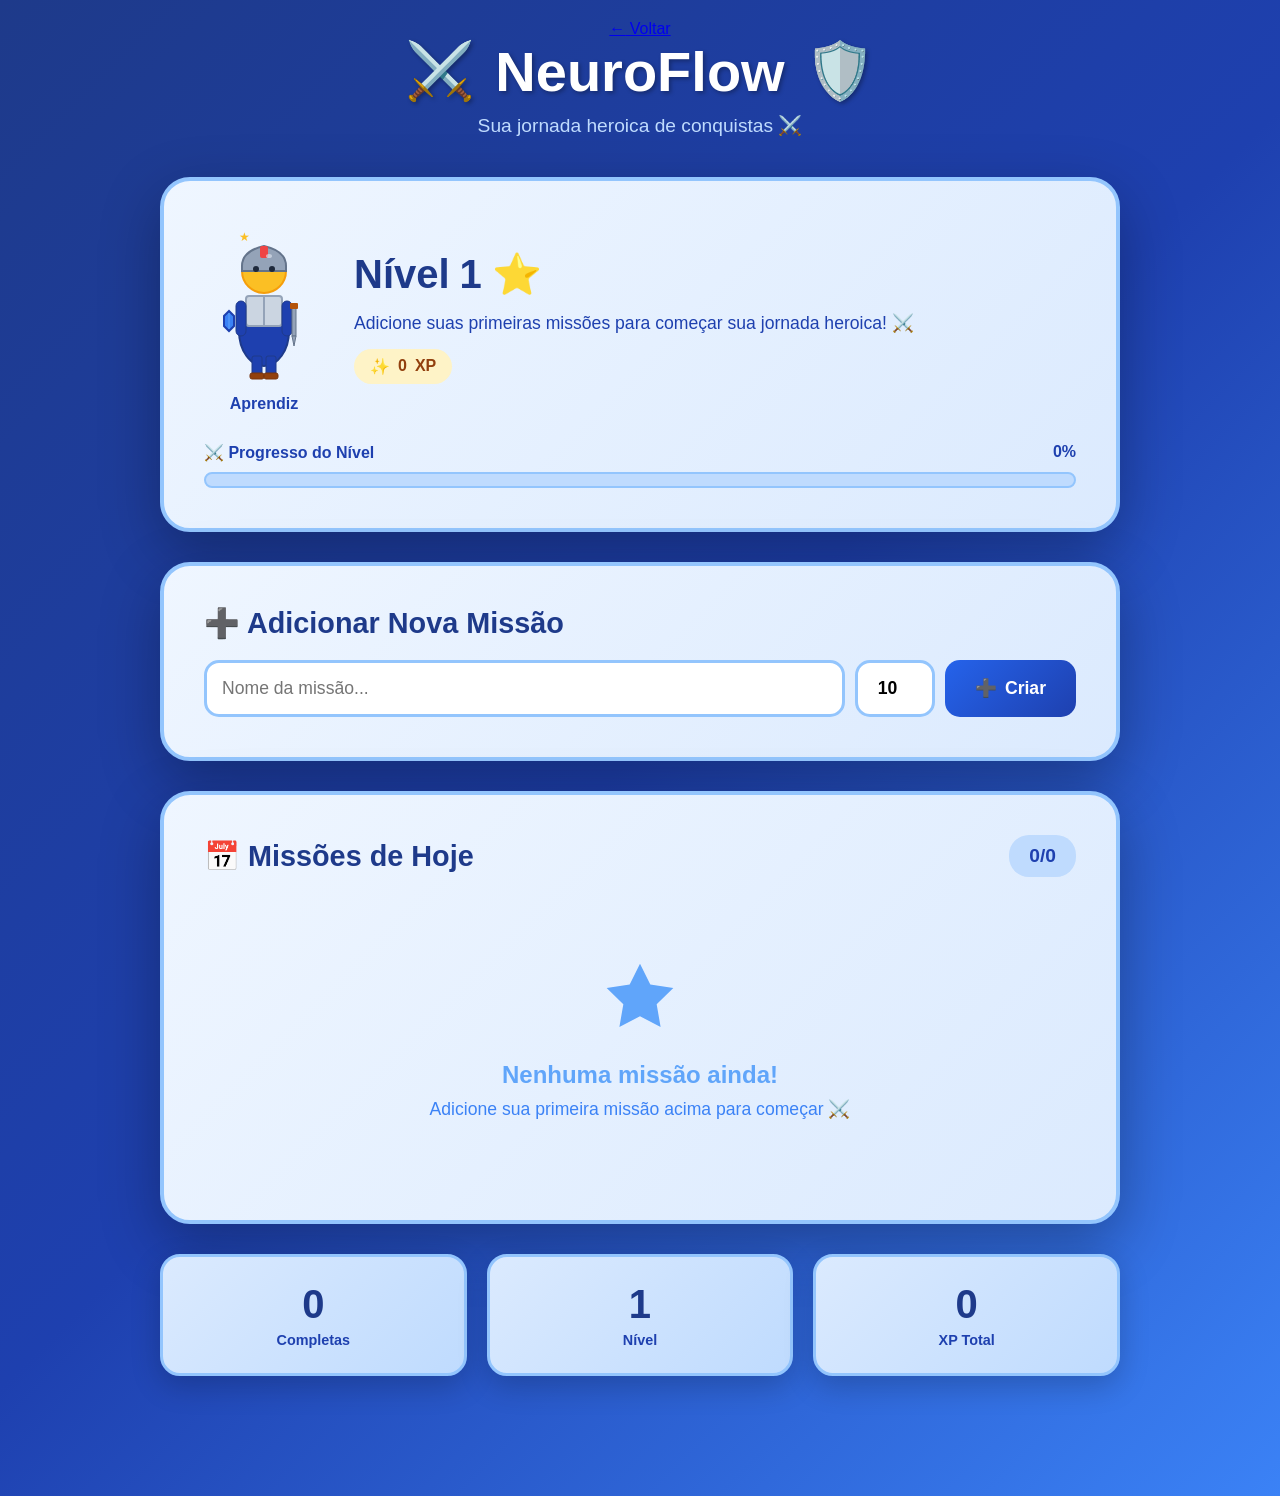
<file: neuro.html>
<!DOCTYPE html>
<html lang="pt-BR">
<head>
    <meta charset="UTF-8">
    <meta name="viewport" content="width=device-width, initial-scale=1.0">
    <title>NeuroFlow - Agenda Gamificada</title>
    <link rel="stylesheet" href="styles.css">
</head>
<body>
    
    <div class="container">
        <div class="header">
            <a href="index.html" class="back-button" title="Voltar">
                <span>←</span> Voltar
            </a>
            <h1>
                <span>⚔️</span>
                NeuroFlow
                <span>🛡️</span>
            </h1>
            <p>Sua jornada heroica de conquistas ⚔️</p>
        </div>
 
        <!-- Tela Home -->
        <div id="homeScreen" class="screen active">
            <!-- Character Card -->
            <div class="card">
                <div class="character-section">
                    <div class="character-container">
                        <svg id="characterSvg" width="120" height="160" viewBox="0 0 120 160">
                            <ellipse cx="60" cy="110" rx="25" ry="35" fill="#1e40af" stroke="#1e3a8a" stroke-width="2"/>
                            <circle cx="60" cy="50" r="22" fill="#fbbf24" stroke="#f59e0b" stroke-width="2"/>
                            <path d="M 38 45 Q 38 30 60 25 Q 82 30 82 45 L 82 50 L 38 50 Z" fill="#94a3b8" stroke="#64748b" stroke-width="2"/>
                            <rect x="56" y="25" width="8" height="12" fill="#ef4444" rx="2"/>
                            <circle cx="52" cy="48" r="3" fill="#1e293b"/>
                            <circle cx="68" cy="48" r="3" fill="#1e293b"/>
                            <rect x="42" y="75" width="36" height="30" fill="#cbd5e1" stroke="#94a3b8" stroke-width="2" rx="3"/>
                            <line x1="60" y1="75" x2="60" y2="105" stroke="#94a3b8" stroke-width="2"/>
                            <rect x="32" y="80" width="10" height="35" fill="#1e40af" stroke="#1e3a8a" stroke-width="1" rx="5"/>
                            <rect x="78" y="80" width="10" height="35" fill="#1e40af" stroke="#1e3a8a" stroke-width="1" rx="5"/>
                            <path d="M 25 90 L 20 95 L 20 105 L 25 110 L 30 105 L 30 95 Z" fill="#3b82f6" stroke="#1e40af" stroke-width="2"/>
                            <line x1="25" y1="92" x2="25" y2="108" stroke="#60a5fa" stroke-width="1"/>
                            <rect x="88" y="85" width="4" height="30" fill="#94a3b8" stroke="#64748b" stroke-width="1"/>
                            <rect x="86" y="82" width="8" height="6" fill="#b45309" rx="1"/>
                            <path d="M 88 115 L 90 125 L 92 115 Z" fill="#94a3b8" stroke="#64748b" stroke-width="1"/>
                            <rect x="48" y="135" width="10" height="20" fill="#1e40af" stroke="#1e3a8a" stroke-width="1" rx="2"/>
                            <rect x="62" y="135" width="10" height="20" fill="#1e40af" stroke="#1e3a8a" stroke-width="1" rx="2"/>
                            <rect x="46" y="152" width="14" height="6" fill="#92400e" stroke="#78350f" stroke-width="1" rx="2"/>
                            <rect x="60" y="152" width="14" height="6" fill="#92400e" stroke="#78350f" stroke-width="1" rx="2"/>
                            <ellipse cx="65" cy="35" rx="3" ry="2" fill="#e2e8f0" opacity="0.6"/>
                            <g id="characterStars"></g>
                        </svg>
                        <p id="characterClass" style="text-align: center; font-weight: bold; color: #1e40af; margin-top: 10px;">Aprendiz</p>
                    </div>
                    <div class="character-info">
                        <h2>
                            Nível <span id="characterLevel">1</span>
                            <span style="color: #eab308;">⭐</span>
                        </h2>
                        <p id="characterMessage">Adicione suas primeiras missões para começar sua jornada heroica! ⚔️</p>
                        <div class="xp-badge">
                            <span>✨</span>
                            <span id="totalXP">0</span> XP
                        </div>
                    </div>
                </div>
 
                <div class="progress-section">
                    <div class="progress-header">
                        <span>⚔️ Progresso do Nível</span>
                        <span id="levelProgress">0%</span>
                    </div>
                    <div class="progress-bar">
                        <div id="levelProgressBar" class="progress-fill" style="width: 0%"></div>
                    </div>
                </div>
            </div>
 
            <!-- Add Task Card -->
            <div class="card">
                <div class="add-task-section">
                    <h3>➕ Adicionar Nova Missão</h3>
                    <div class="task-input-group">
                        <input type="text" id="taskInput" class="task-input" placeholder="Nome da missão..." />
                        <input type="number" id="pointsInput" class="points-input" value="10" min="1" />
                        <button class="btn-primary" onclick="addTask()">
                            <span>➕</span>
                            Criar
                        </button>
                    </div>
                </div>
            </div>
 
            <!-- Missions Card -->
            <div class="card">
                <div class="missions-header">
                    <h3>📅 Missões de Hoje</h3>
                    <div class="missions-count">
                        <span id="completedCount">0</span>/<span id="totalCount">0</span>
                    </div>
                </div>
 
                <div id="taskProgressBar" class="progress-bar" style="margin-bottom: 20px; display: none;">
                    <div id="taskProgressFill" class="progress-fill" style="width: 0%; background: linear-gradient(90deg, #4ade80 0%, #22c55e 100%);"></div>
                </div>
 
                <div id="taskList" class="task-list">
                    <div class="empty-state">
                        <svg width="80" height="80" fill="#60a5fa" viewBox="0 0 24 24">
                            <path d="M12 2L15.09 8.26L22 9.27L17 14.14L18.18 21.02L12 17.77L5.82 21.02L7 14.14L2 9.27L8.91 8.26L12 2Z"/>
                        </svg>
                        <h4>Nenhuma missão ainda!</h4>
                        <p>Adicione sua primeira missão acima para começar ⚔️</p>
                    </div>
                </div>
            </div>
 
            <!-- Stats -->
            <div class="stats-grid">
                <div class="stat-card">
                    <div class="stat-value" id="statCompleted">0</div>
                    <div class="stat-label">Completas</div>
                </div>
                <div class="stat-card">
                    <div class="stat-value" id="statLevel">1</div>
                    <div class="stat-label">Nível</div>
                </div>
                <div class="stat-card">
                    <div class="stat-value" id="statXP">0</div>
                    <div class="stat-label">XP Total</div>
                </div>
            </div>
        </div>
         <!-- Tela Settings -->
        <div id="settingsScreen" class="screen">
            <div class="card">
                <div style="text-align: center; margin-bottom: 30px;">
                    <div style="width: 80px; height: 80px; background: #3b82f6; border-radius: 50%; margin: 0 auto 20px; display: flex; align-items: center; justify-content: center; font-size: 2.5rem;">⚙️</div>
                    <h2 style="font-size: 2rem; color: #1e3a8a; margin-bottom: 10px;">Configurações</h2>
                    <p style="color: #1e40af;">Personalize sua experiência</p>
                </div>
 
                <div class="settings-section">
                    <h3>Perfil</h3>
                    <div class="form-group">
                        <label>Nome do Herói</label>
                        <input type="text" id="heroNameInput" class="form-input" placeholder="Seu nome" />
                    </div>
                    <div class="form-group">
                        <label>Email</label>
                        <input type="email" id="emailInput" class="form-input" placeholder="seu@email.com" />
                    </div>
                </div>
 
                <div class="settings-section">
                    <h3>Notificações</h3>
                    <div class="setting-item">
                        <span>Lembrete de missões diárias</span>
                        <input type="checkbox" class="checkbox-input" checked />
                    </div>
                    <div class="setting-item">
                        <span>Som ao completar missões</span>
                        <input type="checkbox" class="checkbox-input" checked />
                    </div>
                    <div class="setting-item">
                        <span>Animações de celebração</span>
                        <input type="checkbox" class="checkbox-input" checked />
                    </div>
                </div>
 
                <div class="settings-section">
                    <h3>Dados</h3>
                    <button class="btn-export" onclick="exportProgress()">Exportar Progresso</button>
                    <button class="btn-reset" onclick="resetAllTasks()">Resetar Todas as Missões</button>
                </div>
 
                <button class="btn-primary" onclick="saveSettings()" style="width: 100%; justify-content: center;">
                    Salvar Alterações
                </button>
            </div>
        </div>
 
        <!-- Tela Login -->
        <div id="loginScreen" class="screen">
            <div class="login-container">
                <div class="card login-card">
                    <div class="login-icon">👤</div>
                    <h2>Entrar no NeuroFlow</h2>
                    <p>Entre para continuar sua jornada heroica</p>
 
                    <div class="form-group">
                        <label>Email</label>
                        <input type="email" id="loginEmail" class="form-input" placeholder="seu@email.com" />
                    </div>
 
                    <div class="form-group">
                        <label>Senha</label>
                        <input type="password" id="loginPassword" class="form-input" placeholder="••••••••" />
                    </div>
 
                    <button class="btn-primary" onclick="handleLogin()" style="width: 100%; justify-content: center; margin-top: 10px;">
                        Entrar ⚔️
                    </button>
 
                    <div class="forgot-link">
                        <a href="#" onclick="showScreen('forgotPassword')">Esqueci minha senha</a>
                    </div>
 
                    <div class="divider">
                        <p>Não tem uma conta?</p>
                        <button class="btn-secondary" onclick="showScreen('register')">Criar Conta Nova</button>
                    </div>
                </div>
            </div>
        </div>
 
        <!-- Tela Registro -->
        <div id="registerScreen" class="screen">
            <div class="login-container">
                <div class="card login-card">
                    <div class="login-icon">🛡️</div>
                    <h2>Criar Conta</h2>
                    <p>Inicie sua jornada heroica hoje!</p>
 
                    <div class="form-group">
                        <label>Nome de Usuário</label>
                        <input type="text" id="registerUsername" class="form-input" placeholder="Escolha um nome" />
                    </div>
 
                    <div class="form-group">
                        <label>Email</label>
                        <input type="email" id="registerEmail" class="form-input" placeholder="seu@email.com" />
                    </div>
 
                    <div class="form-group">
                        <label>Senha</label>
                        <input type="password" id="registerPassword" class="form-input" placeholder="••••••••" />
                    </div>
 
                    <div class="form-group">
                        <label>Confirmar Senha</label>
                        <input type="password" id="registerPasswordConfirm" class="form-input" placeholder="••••••••" />
                    </div>
 
                    <button class="btn-primary" onclick="handleRegister()" style="width: 100%; justify-content: center; margin-top: 10px;">
                        Criar Conta ⚔️
                    </button>
 
                    <div class="divider">
                        <p>Já tem uma conta?</p>
                        <button class="btn-secondary" onclick="showScreen('login')">Fazer Login</button>
                    </div>
                </div>
            </div>
        </div>
 
        <!-- Tela Esqueci Senha -->
        <div id="forgotPasswordScreen" class="screen">
            <div class="login-container">
                <div class="card login-card">
                    <div class="login-icon">🔑</div>
                    <h2>Recuperar Senha</h2>
                    <p>Digite seu email para receber instruções</p>
 
                    <div class="form-group">
                        <label>Email</label>
                        <input type="email" id="forgotEmail" class="form-input" placeholder="seu@email.com" />
                    </div>
 
                    <button class="btn-primary" onclick="handleForgotPassword()" style="width: 100%; justify-content: center; margin-top: 10px;">
                        Enviar Instruções 📧
                    </button>
 
                    <div class="divider">
                        <p>Lembrou sua senha?</p>
                        <button class="btn-secondary" onclick="showScreen('login')">Voltar ao Login</button>
                    </div>
                </div>
            </div>
        </div>
 
        <!-- Tela Perfil -->
        <div id="profileScreen" class="screen">
            <div class="card">
                <div style="text-align: center; margin-bottom: 30px;">
                    <div style="width: 100px; height: 100px; background: linear-gradient(135deg, #3b82f6, #2563eb); border-radius: 50%; margin: 0 auto 20px; display: flex; align-items: center; justify-content: center; font-size: 3rem; border: 4px solid #1e40af;">👤</div>
                    <h2 style="font-size: 2rem; color: #1e3a8a; margin-bottom: 5px;" id="profileUsername">Aventureiro</h2>
                    <p style="color: #1e40af; font-size: 1.1rem;" id="profileHeroName">Herói Iniciante</p>
                </div>
 
                <div class="stats-grid" style="margin-bottom: 30px;">
                    <div class="stat-card">
                        <div class="stat-value" id="profileLevel">1</div>
                        <div class="stat-label">Nível</div>
                    </div>
                    <div class="stat-card">
                        <div class="stat-value" id="profileXP">0</div>
                        <div class="stat-label">XP Total</div>
                    </div>
                    <div class="stat-card">
                        <div class="stat-value" id="profileTasks">0</div>
                        <div class="stat-label">Missões</div>
                    </div>
                </div>
 
                <div class="settings-section">
                    <h3>🏆 Conquistas Recentes</h3>
                    <div id="achievementsList">
                        <p style="text-align: center; color: #60a5fa; padding: 20px;">Complete missões para desbloquear conquistas!</p>
                    </div>
                </div>

             </script>
 
    <script src="script.js"></script>
</body>
</html>
</file>
<file: styles.css>
* {
    margin: 0;
    padding: 0;
    box-sizing: border-box;
}
 
body {
    font-family: -apple-system, BlinkMacSystemFont, 'Segoe UI', Roboto, 'Helvetica Neue', Arial, sans-serif;
    background: linear-gradient(135deg, #1e3a8a 0%, #1e40af 50%, #3b82f6 100%);
    min-height: 100vh;
    padding-bottom: 100px;
}
 
.container {
    max-width: 1000px;
    margin: 0 auto;
    padding: 20px;
}
 
.header {
    text-align: center;
    margin-bottom: 40px;
    color: white;
}
 
.header h1 {
    font-size: 3.5rem;
    font-weight: bold;
    display: flex;
    align-items: center;
    justify-content: center;
    gap: 20px;
    text-shadow: 2px 2px 4px rgba(0,0,0,0.3);
}
 
.header p {
    font-size: 1.2rem;
    color: #bfdbfe;
    margin-top: 10px;
}
 
.card {
    background: linear-gradient(135deg, #eff6ff 0%, #dbeafe 100%);
    border-radius: 30px;
    padding: 40px;
    margin-bottom: 30px;
    box-shadow: 0 20px 60px rgba(0,0,0,0.3);
    border: 4px solid #93c5fd;
}
 
.character-section {
    display: flex;
    align-items: center;
    gap: 30px;
    flex-wrap: wrap;
}
 
.character-container {
    flex-shrink: 0;
}
 
.character-info {
    flex: 1;
}
 
.character-info h2 {
    font-size: 2.5rem;
    color: #1e3a8a;
    display: flex;
    align-items: center;
    gap: 10px;
}
 
.character-info p {
    color: #1e40af;
    font-size: 1.1rem;
    margin: 15px 0;
}
 
.xp-badge {
    display: inline-flex;
    align-items: center;
    gap: 8px;
    background: #fef3c7;
    padding: 8px 16px;
    border-radius: 20px;
    font-weight: bold;
    color: #92400e;
}
 
.progress-section {
    margin-top: 30px;
}
 
.progress-header {
    display: flex;
    justify-content: space-between;
    color: #1e40af;
    font-weight: bold;
    margin-bottom: 10px;
}
 
.progress-bar {
    width: 100%;
    height: 16px;
    background: #bfdbfe;
    border-radius: 20px;
    overflow: hidden;
    border: 2px solid #93c5fd;
}
 
.progress-fill {
    height: 100%;
    background: linear-gradient(90deg, #fbbf24 0%, #f59e0b 100%);
    transition: width 0.5s ease;
    border-radius: 20px;
}
 
.add-task-section h3 {
    font-size: 1.8rem;
    color: #1e3a8a;
    margin-bottom: 20px;
    display: flex;
    align-items: center;
    gap: 10px;
}
 
.task-input-group {
    display: flex;
    gap: 10px;
    flex-wrap: wrap;
}
 
.task-input {
    flex: 1;
    min-width: 250px;
    padding: 15px;
    border: 3px solid #93c5fd;
    border-radius: 15px;
    font-size: 1.1rem;
    outline: none;
}
 
.task-input:focus {
    border-color: #3b82f6;
}
 
.points-input {
    width: 80px;
    padding: 15px;
    border: 3px solid #93c5fd;
    border-radius: 15px;
    font-size: 1.1rem;
    font-weight: bold;
    text-align: center;
    outline: none;
}
 
.btn-primary {
    background: linear-gradient(135deg, #2563eb 0%, #1e40af 100%);
    color: white;
    padding: 15px 30px;
    border: none;
    border-radius: 15px;
    font-size: 1.1rem;
    font-weight: bold;
    cursor: pointer;
    display: flex;
    align-items: center;
    gap: 8px;
    transition: all 0.3s;
}
 
.btn-primary:hover {
    transform: scale(1.05);
    box-shadow: 0 10px 30px rgba(37, 99, 235, 0.4);
}
 
.missions-header {
    display: flex;
    justify-content: space-between;
    align-items: center;
    margin-bottom: 20px;
}
 
.missions-header h3 {
    font-size: 1.8rem;
    color: #1e3a8a;
    display: flex;
    align-items: center;
    gap: 10px;
}
 
.missions-count {
    background: #bfdbfe;
    padding: 10px 20px;
    border-radius: 20px;
    font-weight: bold;
    color: #1e40af;
    font-size: 1.2rem;
}
 
.task-list {
    margin-top: 20px;
}
 
.task-item {
    background: white;
    border: 3px solid #93c5fd;
    border-radius: 20px;
    padding: 20px;
    margin-bottom: 15px;
    display: flex;
    align-items: center;
    justify-content: space-between;
    transition: all 0.3s;
}
 
.task-item:hover {
    transform: scale(1.02);
    border-color: #3b82f6;
}
 
.task-item.completed {
    background: linear-gradient(135deg, #ecfdf5 0%, #d1fae5 100%);
    border-color: #86efac;
}
 
.task-left {
    display: flex;
    align-items: center;
    gap: 15px;
    flex: 1;
}
 
.task-checkbox {
    width: 40px;
    height: 40px;
    border-radius: 50%;
    background: #93c5fd;
    display: flex;
    align-items: center;
    justify-content: center;
    cursor: pointer;
    transition: all 0.3s;
    flex-shrink: 0;
}
 
.task-checkbox:hover {
    background: #60a5fa;
}
 
.task-item.completed .task-checkbox {
    background: #22c55e;
}
 
.task-title {
    font-size: 1.2rem;
    font-weight: bold;
    color: #1e3a8a;
}
 
.task-item.completed .task-title {
    text-decoration: line-through;
    color: #6b7280;
}
 
.task-right {
    display: flex;
    align-items: center;
    gap: 15px;
}
 
.task-points {
    background: #fef3c7;
    color: #92400e;
    padding: 8px 16px;
    border-radius: 20px;
    font-weight: bold;
    display: flex;
    align-items: center;
    gap: 5px;
}
 
.btn-delete {
    color: #ef4444;
    font-weight: bold;
    padding: 8px 12px;
    border-radius: 10px;
    cursor: pointer;
    transition: all 0.3s;
    background: none;
    border: none;
    font-size: 1.2rem;
}
 
.btn-delete:hover {
    background: #fee2e2;
}
 
.empty-state {
    text-align: center;
    padding: 60px 20px;
}
 
.empty-state svg {
    margin: 0 auto 20px;
}
 
.empty-state h4 {
    font-size: 1.5rem;
    color: #60a5fa;
    margin-bottom: 10px;
}
 
.empty-state p {
    color: #3b82f6;
    font-size: 1.1rem;
}
 
.stats-grid {
    display: grid;
    grid-template-columns: repeat(3, 1fr);
    gap: 20px;
}
 
.stat-card {
    background: linear-gradient(135deg, #dbeafe 0%, #bfdbfe 100%);
    border-radius: 20px;
    padding: 25px;
    text-align: center;
    border: 3px solid #93c5fd;
    box-shadow: 0 10px 30px rgba(0,0,0,0.2);
}
 
.stat-value {
    font-size: 2.5rem;
    font-weight: bold;
    color: #1e3a8a;
}
 
.stat-label {
    font-size: 0.9rem;
    color: #1e40af;
    font-weight: bold;
    margin-top: 5px;
}
 
.bottom-nav {
    position: fixed;
    bottom: 0;
    left: 0;
    right: 0;
    background: linear-gradient(135deg, #1e3a8a 0%, #1e40af 100%);
    border-top: 4px solid #2563eb;
    box-shadow: 0 -10px 30px rgba(0,0,0,0.3);
    z-index: 1000;
}
 
.nav-container {
    max-width: 1000px;
    margin: 0 auto;
    padding: 15px 20px;
}
 
.nav-grid-4 {
    display: grid;
    grid-template-columns: repeat(4, 1fr);
    gap: 10px;
}
 
.nav-btn {
    background: none;
    border: none;
    color: #bfdbfe;
    padding: 12px 8px;
    border-radius: 15px;
    cursor: pointer;
    transition: all 0.3s;
    display: flex;
    flex-direction: column;
    align-items: center;
    gap: 6px;
}
 
.nav-btn:hover {
    background: #1e40af;
    color: white;
}
 
.nav-btn.active {
    background: #2563eb;
    color: white;
    box-shadow: 0 5px 20px rgba(37, 99, 235, 0.5);
}
 
.nav-btn span {
    font-weight: bold;
    font-size: 0.85rem;
}
 
.screen {
    display: none;
}
 
.screen.active {
    display: block;
}
 
.login-container {
    max-width: 500px;
    margin: 0 auto;
}
 
.login-card {
    text-align: center;
}
 
.login-icon {
    margin: 0 auto 20px;
    width: 80px;
    height: 80px;
    background: #3b82f6;
    border-radius: 50%;
    display: flex;
    align-items: center;
    justify-content: center;
    color: white;
    font-size: 2.5rem;
}
 
.login-card h2 {
    font-size: 2rem;
    color: #1e3a8a;
    margin-bottom: 10px;
}
 
.login-card > p {
    color: #1e40af;
    margin-bottom: 30px;
}
 
.form-group {
    text-align: left;
    margin-bottom: 20px;
}
 
.form-group label {
    display: block;
    color: #1e3a8a;
    font-weight: bold;
    margin-bottom: 8px;
}
 
.form-input {
    width: 100%;
    padding: 15px;
    border: 3px solid #93c5fd;
    border-radius: 15px;
    font-size: 1rem;
    outline: none;
}
 
.form-input:focus {
    border-color: #3b82f6;
}
 
.forgot-link {
    text-align: center;
    margin-top: 15px;
}
 
.forgot-link a {
    color: #2563eb;
    font-weight: bold;
    text-decoration: none;
}
 
.forgot-link a:hover {
    text-decoration: underline;
}
 
.divider {
    margin: 25px 0;
    padding-top: 25px;
    border-top: 2px solid #bfdbfe;
    text-align: center;
}
 
.divider p {
    color: #1e40af;
    margin-bottom: 10px;
}
 
.btn-secondary {
    background: none;
    border: none;
    color: #2563eb;
    font-weight: bold;
    cursor: pointer;
    font-size: 1rem;
}
 
.btn-secondary:hover {
    text-decoration: underline;
}
 
.settings-section {
    background: white;
    padding: 25px;
    border-radius: 15px;
    border: 2px solid #bfdbfe;
    margin-bottom: 25px;
}
 
.settings-section h3 {
    font-size: 1.3rem;
    color: #1e3a8a;
    font-weight: bold;
    margin-bottom: 20px;
}
 
.setting-item {
    display: flex;
    justify-content: space-between;
    align-items: center;
    padding: 10px 0;
    color: #1e40af;
}
 
.checkbox-input {
    width: 24px;
    height: 24px;
    cursor: pointer;
}
 
.btn-export {
    width: 100%;
    background: #dbeafe;
    color: #1e40af;
    padding: 12px;
    border: none;
    border-radius: 10px;
    font-weight: bold;
    cursor: pointer;
    margin-bottom: 10px;
    transition: all 0.3s;
}
 
.btn-export:hover {
    background: #bfdbfe;
}
 
.btn-reset {
    width: 100%;
    background: #fee2e2;
    color: #dc2626;
    padding: 12px;
    border: none;
    border-radius: 10px;
    font-weight: bold;
    cursor: pointer;
    transition: all 0.3s;
}
 
.btn-reset:hover {
    background: #fecaca;
}
 
.celebration {
    position: fixed;
    top: 50%;
    left: 50%;
    transform: translate(-50%, -50%);
    font-size: 8rem;
    z-index: 9999;
    pointer-events: none;
    animation: bounce 1s ease-in-out;
}
 
.alert {
    position: fixed;
    top: 20px;
    right: 20px;
    padding: 15px 25px;
    border-radius: 15px;
    font-weight: bold;
    box-shadow: 0 10px 30px rgba(0,0,0,0.3);
    z-index: 9998;
    animation: slideIn 0.3s ease-out;
}
 
.alert-success {
    background: #d1fae5;
    color: #065f46;
    border: 2px solid #10b981;
}
 
.alert-error {
    background: #fee2e2;
    color: #991b1b;
    border: 2px solid #ef4444;
}
 
.alert-info {
    background: #dbeafe;
    color: #1e40af;
    border: 2px solid #3b82f6;
}
 
@keyframes bounce {
    0%, 100% { transform: translate(-50%, -50%) scale(1); }
    50% { transform: translate(-50%, -50%) scale(1.2); }
}
 
@keyframes slideIn {
    from {
        transform: translateX(400px);
        opacity: 0;
    }
    to {
        transform: translateX(0);
        opacity: 1;
    }
}
 
@media (max-width: 768px) {
    .header h1 {
        font-size: 2.5rem;
    }
 
    .character-section {
        flex-direction: column;
        text-align: center;
    }
 
    .task-input-group {
        flex-direction: column;
    }
 
    .task-input {
        min-width: 100%;
    }
 
    .stats-grid {
        grid-template-columns: 1fr;
    }
 
    .nav-grid-4 {
        gap: 5px;
    }
 
    .nav-btn span {
        font-size: 0.75rem;
    }
 
    .task-item {
        flex-direction: column;
        gap: 15px;
    }
 
    .task-left, .task-right {
        width: 100%;
    }
 
    .task-right {
        justify-content: space-between;
    }

    .back-button {
    position: absolute;
    top: 20px;
    right: 20   px;
    background: linear-gradient(135deg, #3b82f6, #2563eb);
    color: white;
    padding: 10px 20px;
    border-radius: 10px;
    text-decoration: none;
    font-weight: 600;
    display: flex;
    align-items: center;
    gap: 8px;
    transition: all 0.3s ease;
    box-shadow: 0 4px 6px rgba(59, 130, 246, 0.3);
    z-index: 100;
}

.back-button:hover {
    transform: translateY(-2px);
    box-shadow: 0 6px 12px rgba(59, 130, 246, 0.4);
    background: linear-gradient(135deg, #2563eb, #1e40af);
}

.back-button span {
    font-size: 1.2rem;
}

.header {
    position: relative;
}
}
</file>
